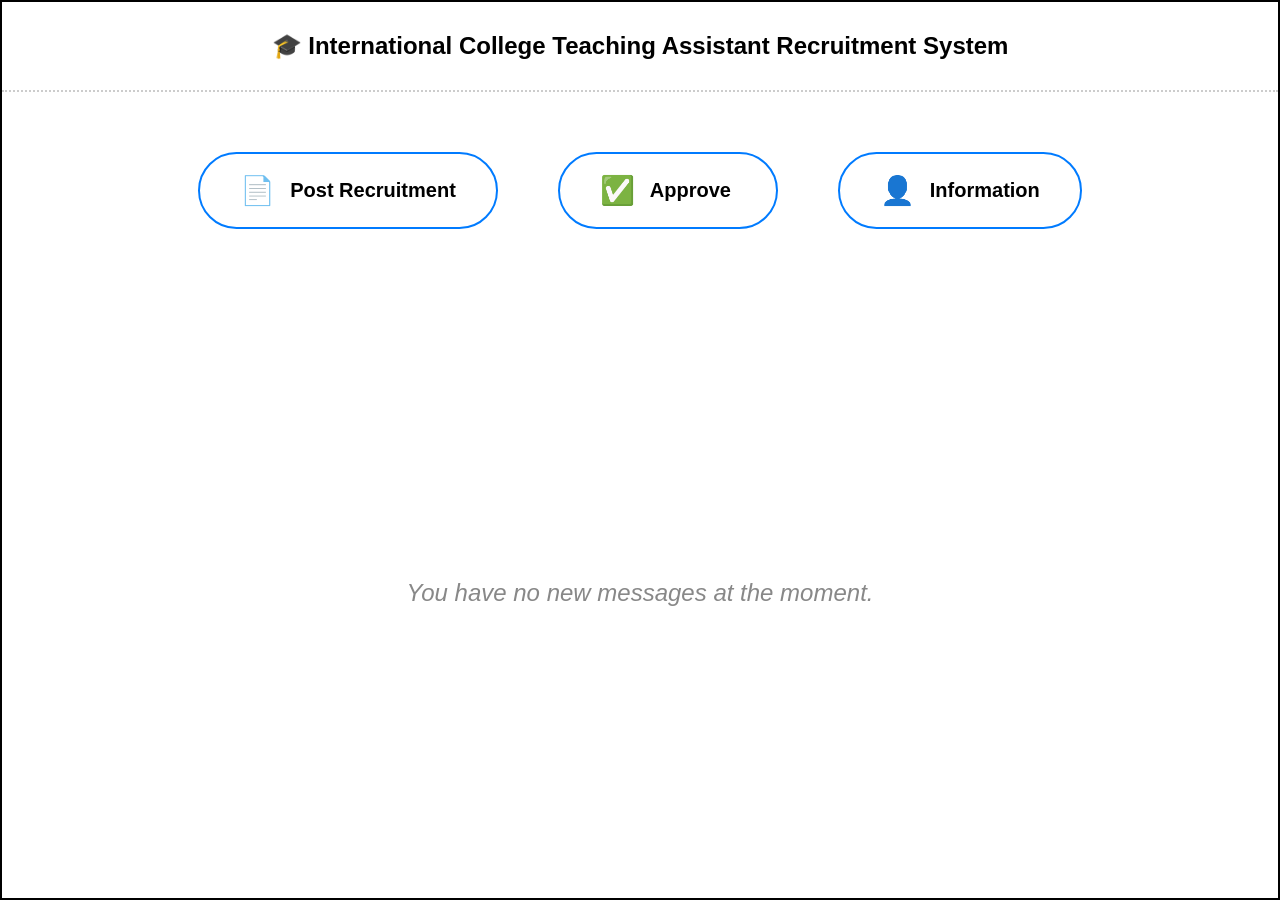
<file: mo/index.html>
<!DOCTYPE html>
<html lang="en">
<head>
  <meta charset="UTF-8">
  <meta name="viewport" content="width=device-width, initial-scale=1.0">
  <title>International College Teaching Assistant Recruitment System</title>
  <style>
    * {
      margin: 0;
      padding: 0;
      box-sizing: border-box;
    }

    body, html {
      height: 100%;
      width: 100%;
      font-family: Arial, sans-serif;
      background-color: white;
    }

    .container {
      width: 100%;
      height: 100vh;
      border: 2px solid #000;
      display: flex;
      flex-direction: column;
    }

    .header {
      text-align: center;
      padding: 30px 0;
      font-size: 24px;
      font-weight: bold;
      border-bottom: 2px dotted #ccc;
      flex-shrink: 0;
    }

    .nav-container {
      display: flex;
      justify-content: center;
      align-items: center;
      gap: 60px;
      padding: 60px 0;
      flex-shrink: 0;
    }

    /* 修改导航项为链接样式 */
    .nav-link {
      text-decoration: none; /* 移除下划线 */
      color: inherit; /* 继承文字颜色 */
      display: block; /* 使链接填满整个区域 */
    }

    .nav-item {
      display: flex;
      align-items: center;
      gap: 15px;
      padding: 20px 40px;
      border: 2px solid #007BFF;
      border-radius: 50px;
      background-color: white;
      font-weight: bold;
      font-size: 20px;
      cursor: pointer;
      transition: all 0.3s;
      min-width: 220px;
    }

    .nav-item:hover {
      background-color: #f0f8ff;
      transform: translateY(-2px);
      box-shadow: 0 4px 8px rgba(0, 0, 0, 0.1);
    }

    .nav-icon {
      font-size: 28px;
    }

    .content-area {
      flex: 1;
      display: flex;
      align-items: center;
      justify-content: center;
      padding: 20px;
    }

    .message-box {
      text-align: center;
      color: #888;
      font-style: italic;
      font-size: 24px;
      max-width: 600px;
      line-height: 1.6;
    }
  </style>
</head>
<body>
<div class="container">
  <div class="header">
    <span>🎓 International College Teaching Assistant Recruitment System</span>
  </div>

  <div class="nav-container">
    <!-- Post Recruitment 按钮 - 点击跳转到 post_recruitment.html -->
    <a href="post.html" class="nav-link">
      <div class="nav-item">
        <span class="nav-icon">📄</span>
        Post Recruitment
      </div>
    </a>

    <!-- Approve 按钮 - 点击跳转到 approve.html -->
    <a href="app.html" class="nav-link">
      <div class="nav-item">
        <span class="nav-icon">✅</span>
        Approve
      </div>
    </a>

    <!-- Information 按钮 - 点击跳转到 profile.html -->
    <a href="pro.html" class="nav-link">
      <div class="nav-item">
        <span class="nav-icon">👤</span>
        Information
      </div>
    </a>
  </div>

  <div class="content-area">
    <div class="message-box">
      You have no new messages at the moment.
    </div>
  </div>
</div>
</body>
</html>
</file>
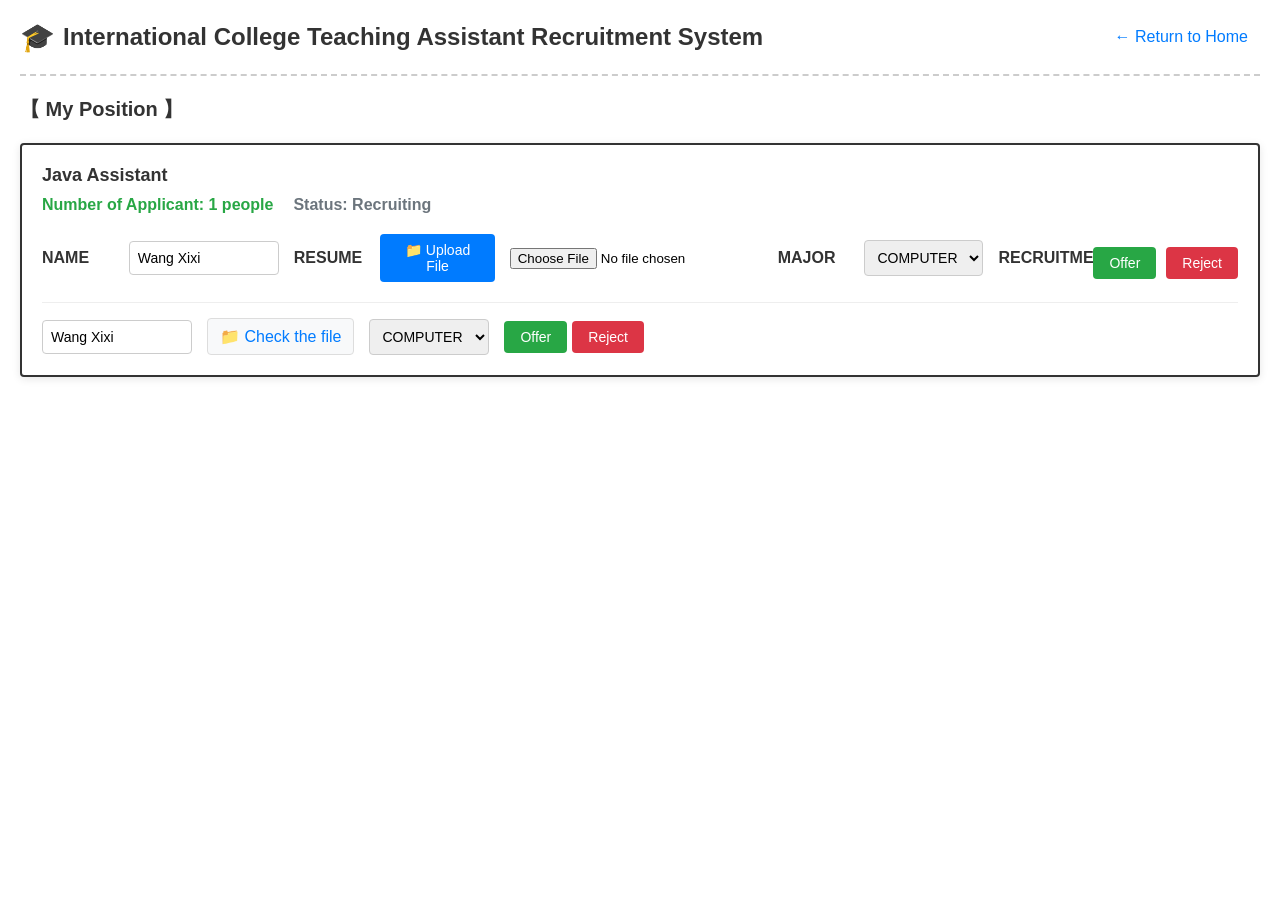
<file: mo/app.html>
<!DOCTYPE html>
<html lang="zh-CN">
<head>
    <meta charset="UTF-8" />
    <meta name="viewport" content="width=device-width, initial-scale=1.0"/>
    <title>International College Teaching Assistant Recruitment System</title>
    <style>
        * {
            margin: 0;
            padding: 0;
            box-sizing: border-box;
            font-family: "Segoe UI", Tahoma, Geneva, Verdana, sans-serif;
        }
        body {
            background-color: #fff;
            padding: 20px;
        }
        /* 头部样式 */
        .header {
            display: flex;
            align-items: center;
            justify-content: space-between;
            padding-bottom: 20px;
            border-bottom: 2px dashed #ccc;
            margin-bottom: 20px;
        }
        .header h1 {
            display: flex;
            align-items: center;
            gap: 8px;
            font-size: 24px;
            color: #333;
        }
        .header h1 .icon {
            font-size: 28px;
            color: #6c757d;
        }
        /* 返回按钮样式 - 修改为可点击 */
        .header .back-btn {
            text-decoration: none;
            color: #007bff;
            font-size: 16px;
            display: flex;
            align-items: center;
            gap: 4px;
            cursor: pointer;
            padding: 8px 12px;
            border-radius: 4px;
            transition: all 0.3s ease;
        }
        .header .back-btn:hover {
            text-decoration: underline;
            background-color: #f0f8ff;
        }
        /* 标题样式 */
        .section-title {
            font-size: 20px;
            font-weight: bold;
            margin-bottom: 20px;
            color: #333;
        }
        /* 职位卡片样式 */
        .position-card {
            border: 2px solid #333;
            border-radius: 4px;
            padding: 20px;
            background-color: #fff;
            box-shadow: 0 2px 8px rgba(0, 0, 0, 0.1);
        }
        .position-card h2 {
            font-size: 18px;
            margin-bottom: 10px;
            color: #333;
        }
        .position-info {
            display: flex;
            gap: 20px;
            margin-bottom: 20px;
            color: #666;
        }
        .position-info .applicant-count {
            color: #28a745; /* 绿色 */
            font-weight: bold;
        }
        .position-info .status {
            color: #6c757d;
            font-weight: bold;
        }
        /* 表单行样式 */
        .form-row {
            display: flex;
            align-items: center;
            gap: 15px;
            margin-bottom: 15px;
        }
        .form-row label {
            font-weight: bold;
            width: 80px;
            color: #333;
        }
        /* 输入框样式 */
        .form-row input[type="text"] {
            padding: 8px;
            border: 1px solid #ccc;
            border-radius: 4px;
            font-size: 14px;
            width: 150px;
            transition: border-color 0.3s ease;
        }
        .form-row input[type="text"]:focus {
            outline: none;
            border-color: #007bff;
            box-shadow: 0 0 5px rgba(0, 123, 255, 0.3);
        }
        /* 文件上传按钮样式 */
        .file-upload-btn {
            padding: 8px 16px;
            background-color: #007bff;
            color: #fff;
            border: none;
            border-radius: 4px;
            cursor: pointer;
            font-size: 14px;
            transition: all 0.3s ease;
        }
        .file-upload-btn:hover {
            background-color: #0056b3;
            transform: scale(1.05);
        }
        /* 下拉框样式 */
        .form-row select {
            padding: 8px;
            border: 1px solid #ccc;
            border-radius: 4px;
            font-size: 14px;
            width: 120px;
            transition: border-color 0.3s ease;
        }
        .form-row select:focus {
            outline: none;
            border-color: #007bff;
        }
        /* 操作按钮组 */
        .action-btns {
            display: flex;
            gap: 10px;
            margin-top: 10px;
        }
        .offer-btn {
            padding: 8px 16px;
            background-color: #28a745;
            color: #fff;
            border: none;
            border-radius: 4px;
            cursor: pointer;
            font-size: 14px;
            transition: all 0.3s ease;
        }
        .offer-btn:hover {
            background-color: #218838;
            transform: scale(1.05);
        }
        .reject-btn {
            padding: 8px 16px;
            background-color: #dc3545;
            color: #fff;
            border: none;
            border-radius: 4px;
            cursor: pointer;
            font-size: 14px;
            transition: all 0.3s ease;
        }
        .reject-btn:hover {
            background-color: #c82333;
            transform: scale(1.05);
        }
        /* 底部重复行（模拟图2的双层表格） */
        .bottom-row {
            display: flex;
            gap: 15px;
            margin-top: 20px;
            border-top: 1px solid #eee;
            padding-top: 15px;
        }
        .bottom-row > div {
            display: flex;
            align-items: center;
            gap: 5px;
        }
        .bottom-row .name-input {
            padding: 8px;
            border: 1px solid #ccc;
            border-radius: 4px;
            font-size: 14px;
            width: 150px;
        }
        /* 文件链接样式 */
        .file-link {
            color: #007bff;
            text-decoration: none;
            display: flex;
            align-items: center;
            gap: 5px;
            padding: 8px 12px;
            border: 1px solid #ddd;
            border-radius: 4px;
            background-color: #f8f9fa;
            cursor: pointer;
            transition: all 0.3s ease;
        }
        .file-link:hover {
            text-decoration: none;
            background-color: #e9ecef;
            border-color: #007bff;
        }
        .bottom-row .major-select {
            padding: 8px;
            border: 1px solid #ccc;
            border-radius: 4px;
            font-size: 14px;
            width: 120px;
        }
        .bottom-row .action-btns {
            margin-top: 0;
        }

        /* 消息提示样式 */
        .message {
            position: fixed;
            top: 20px;
            right: 20px;
            padding: 12px 20px;
            border-radius: 4px;
            color: white;
            font-weight: bold;
            z-index: 1000;
            opacity: 0;
            transform: translateX(100px);
            transition: all 0.3s ease;
        }
        .message.show {
            opacity: 1;
            transform: translateX(0);
        }
        .message.success {
            background-color: #28a745;
        }
        .message.error {
            background-color: #dc3545;
        }
        .message.info {
            background-color: #007bff;
        }
    </style>
</head>
<body>
<!-- 头部区域 -->
<div class="header">
    <h1>
        <span class="icon">🎓</span>
        International College Teaching Assistant Recruitment System
    </h1>
    <!-- 返回按钮 - 修改为可点击 -->
    <a class="back-btn" onclick="returnToHome()">← Return to Home</a>
</div>

<!-- 页面标题 -->
<div class="section-title">【 My Position 】</div>

<!-- 职位卡片 -->
<div class="position-card">
    <h2>Java Assistant</h2>
    <div class="position-info">
        <span class="applicant-count">Number of Applicant: 1 people</span>
        <span class="status">Status: Recruiting</span>
    </div>

    <!-- 第一行：标签 + 输入控件 -->
    <div class="form-row">
        <label>NAME</label>
        <input type="text" id="name-input" value="Wang Xixi" />

        <label>RESUME</label>
        <button class="file-upload-btn" onclick="document.getElementById('resume-upload').click()">
            📁 Upload File
        </button>
        <input type="file" id="resume-upload" accept=".pdf,.doc,.docx" />

        <label>MAJOR</label>
        <select id="major-select">
            <option>COMPUTER</option>
            <option>MATH</option>
            <option>ENGLISH</option>
        </select>

        <label>RECRUITMENT</label>
        <div class="action-btns">
            <button class="offer-btn" onclick="handleOffer('Wang Xixi')">Offer</button>
            <button class="reject-btn" onclick="handleReject('Wang Xixi')">Reject</button>
        </div>
    </div>

    <!-- 第二行：重复的输入控件（模拟图2的双层结构） -->
    <div class="bottom-row">
        <div>
            <input type="text" class="name-input" value="Wang Xixi" />
        </div>
        <div>
            <a href="#" class="file-link" onclick="viewResume()">📁 Check the file</a>
        </div>
        <div>
            <select class="major-select">
                <option>COMPUTER</option>
                <option>MATH</option>
                <option>ENGLISH</option>
            </select>
        </div>
        <div class="action-btns">
            <button class="offer-btn" onclick="handleOffer('Applicant 2')">Offer</button>
            <button class="reject-btn" onclick="handleReject('Applicant 2')">Reject</button>
        </div>
    </div>
</div>

<!-- 消息提示容器 -->
<div id="message" class="message"></div>

<script>
    // 返回主页函数
    function returnToHome() {
        if (confirm("Return to home page? Any unsaved changes will be lost.")) {
            window.location.href = "index.html"; // 跳转到主页
        }
    }

    // 处理Offer按钮点击
    function handleOffer(applicantName) {
        if (confirm(`Send offer to ${applicantName}?`)) {
            // 这里可以添加发送Offer的逻辑，比如调用API
            console.log(`Sending offer to ${applicantName}...`);

            // 显示成功消息
            showMessage(`Offer sent to ${applicantName} successfully!`, 'success');

            // 更新状态
            updateApplicantStatus(applicantName, 'Offered');

            // 可选：跳转回主页
            // setTimeout(() => {
            //     window.location.href = "index.html";
            // }, 1500);
        }
    }

    // 处理Reject按钮点击
    function handleReject(applicantName) {
        if (confirm(`Reject ${applicantName}'s application?`)) {
            // 这里可以添加拒绝申请的逻辑
            console.log(`Rejecting application from ${applicantName}...`);

            // 显示消息
            showMessage(`Application from ${applicantName} has been rejected.`, 'error');

            // 更新状态
            updateApplicantStatus(applicantName, 'Rejected');
        }
    }

    // 查看简历文件
    function viewResume() {
        // 这里可以添加查看简历的逻辑
        // 比如打开PDF预览窗口或下载文件
        const fileName = "Wang_Xixi_Resume.pdf"; // 示例文件名
        alert(`Opening resume file: ${fileName}\n\nIn a real application, this would open the PDF file.`);

        // 实际应用中可能这样实现：
        // window.open('path/to/resume.pdf', '_blank');

        // 显示消息
        showMessage(`Opening resume file...`, 'info');
    }

    // 文件上传处理
    document.getElementById('resume-upload').addEventListener('change', function(e) {
        const file = e.target.files[0];
        if (file) {
            // 验证文件类型
            const allowedTypes = ['application/pdf', 'application/msword',
                'application/vnd.openxmlformats-officedocument.wordprocessingml.document'];
            if (!allowedTypes.includes(file.type)) {
                showMessage('Please upload PDF or Word documents only.', 'error');
                e.target.value = ''; // 清空选择
                return;
            }

            // 验证文件大小（最大5MB）
            if (file.size > 5 * 1024 * 1024) {
                showMessage('File size should be less than 5MB.', 'error');
                e.target.value = '';
                return;
            }

            // 更新按钮文本
            document.querySelector('.file-upload-btn').textContent = `📁 ${file.name}`;

            // 显示成功消息
            showMessage(`File "${file.name}" uploaded successfully!`, 'success');

            // 这里可以添加上传到服务器的逻辑
            // uploadResumeToServer(file);
        }
    });

    // 更新申请人状态
    function updateApplicantStatus(applicantName, status) {
        // 这里可以更新页面上的状态显示
        console.log(`Updating ${applicantName} status to: ${status}`);

        // 实际应用中，这里会更新DOM或发送到服务器
        // 例如：更新申请人列表或计数器

        // 更新申请人计数器
        updateApplicantCount();
    }

    // 更新申请人计数器
    function updateApplicantCount() {
        // 这里可以更新申请人数量的显示
        const countElement = document.querySelector('.applicant-count');
        // 实际应用中应该从服务器获取实时数据
        // 这里只是示例
        console.log("Updating applicant count...");
    }

    // 显示消息函数
    function showMessage(text, type = 'info') {
        const messageDiv = document.getElementById('message');
        messageDiv.textContent = text;
        messageDiv.className = `message ${type} show`;

        // 3秒后自动隐藏
        setTimeout(() => {
            messageDiv.classList.remove('show');
        }, 3000);
    }

    // 键盘快捷键
    document.addEventListener('keydown', function(event) {
        // 按 Esc 键返回首页
        if (event.key === 'Escape') {
            returnToHome();
        }

        // 按 F5 刷新页面
        if (event.key === 'F5') {
            event.preventDefault(); // 阻止默认刷新
            if (confirm("Refresh page? Any unsaved changes will be lost.")) {
                location.reload();
            }
        }
    });

    // 页面加载时初始化
    document.addEventListener('DOMContentLoaded', function() {
        console.log("Approval page loaded");

        // 从本地存储加载数据（如果有）
        loadSavedData();

        // 添加表单输入监听
        document.querySelectorAll('input, select').forEach(element => {
            element.addEventListener('change', function() {
                saveFormData();
            });
        });
    });

    // 保存表单数据到本地存储
    function saveFormData() {
        const formData = {
            name: document.getElementById('name-input').value,
            major: document.getElementById('major-select').value
        };

        localStorage.setItem('approvalFormData', JSON.stringify(formData));
        console.log("Form data saved to localStorage");
    }

    // 从本地存储加载数据
    function loadSavedData() {
        const savedData = localStorage.getItem('approvalFormData');
        if (savedData) {
            try {
                const data = JSON.parse(savedData);
                if (data.name) {
                    document.getElementById('name-input').value = data.name;
                }
                if (data.major) {
                    document.getElementById('major-select').value = data.major;
                }
                console.log("Form data loaded from localStorage");
            } catch (e) {
                console.error("Error loading form data:", e);
            }
        }
    }

    // 添加上传到服务器的函数（示例）
    function uploadResumeToServer(file) {
        // 实际应用中这里会使用FormData和fetch API
        const formData = new FormData();
        formData.append('resume', file);

        // 示例：模拟上传
        showMessage("Uploading file to server...", 'info');

        setTimeout(() => {
            // 模拟上传成功
            showMessage("File uploaded to server successfully!", 'success');
        }, 1500);
    }
</script>
</body>
</html>
</file>
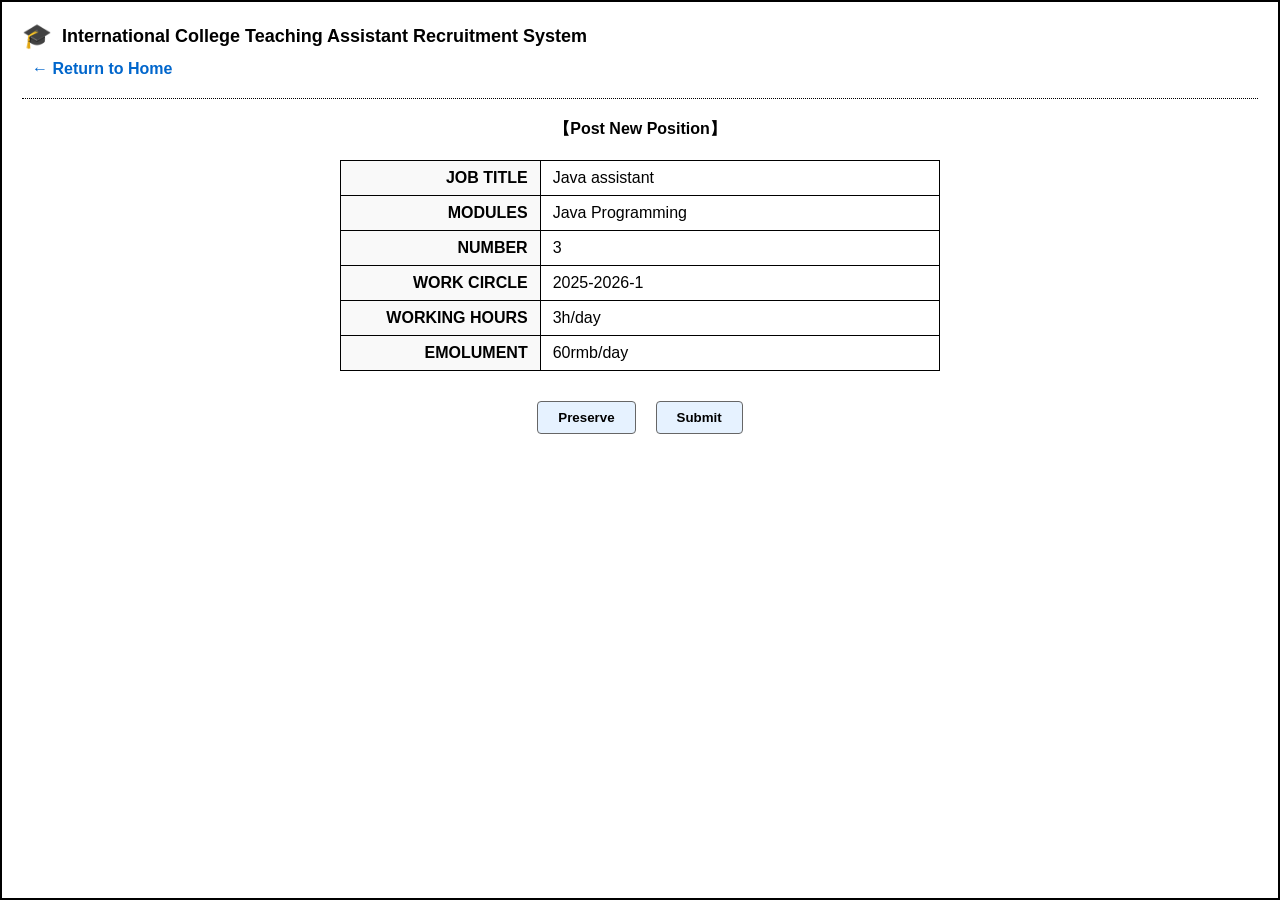
<file: mo/post.html>
<!DOCTYPE html>
<html lang="en">
<head>
    <meta charset="UTF-8">
    <meta name="viewport" content="width=device-width, initial-scale=1.0">
    <title>International College Teaching Assistant Recruitment System</title>

    <!-- ============ CSS STYLE 开始 ============ -->
    <style>
        /* 重置样式 */
        * {
            margin: 0;
            padding: 0;
            box-sizing: border-box;
        }

        /* 整体布局 */
        body, html {
            height: 100%;
            width: 100%;
            font-family: Arial, sans-serif;
            background-color: white;
        }

        /* 主容器 */
        .container {
            width: 100vw;
            height: 100vh;
            border: 2px solid #000;
            display: flex;
            flex-direction: column;
            padding: 20px;
        }

        /* 头部区域 */
        .top-header {
            display: flex;
            align-items: center;
            margin-bottom: 10px;
        }

        .system-icon {
            font-size: 24px;
            margin-right: 10px;
        }

        .system-title {
            font-size: 18px;
            font-weight: bold;
        }

        /* 返回链接 */
        .back-home {
            margin-left: 10px;
            margin-bottom: 10px;
        }

        .back-home a {
            color: #0066cc;
            text-decoration: none;
            font-weight: bold;
        }

        .back-home a:hover {
            text-decoration: underline;
        }

        /* 虚线分隔线 */
        .dotted-line {
            border-top: 1px dotted #000;
            margin: 10px 0 20px 0;
        }

        /* 表单标题 */
        .form-header {
            text-align: center;
            font-weight: bold;
            font-size: 16px;
            margin-bottom: 20px;
        }

        /* 表格样式 */
        .data-table {
            width: 600px;
            margin: 0 auto;
            border-collapse: collapse;
        }

        .data-table td {
            border: 1px solid #000;
            padding: 8px 12px;
        }

        /* 左侧列 - 字段名 */
        .data-table td:first-child {
            font-weight: bold;
            width: 150px;
            text-align: right;
            background-color: #f9f9f9;
        }

        /* 右侧列 - 值 */
        .data-table td:last-child {
            width: 300px;
            text-align: left;
        }

        /* 按钮容器 */
        .form-buttons {
            display: flex;
            justify-content: center;
            gap: 20px;
            margin-top: 30px;
        }

        /* 按钮样式 */
        .form-button {
            padding: 8px 20px;
            background-color: #e6f2ff;
            border: 1px solid #666;
            cursor: pointer;
            font-weight: bold;
            border-radius: 4px;
        }

        .form-button:hover {
            background-color: #cce5ff;
        }
    </style>
    <!-- ============ CSS STYLE 结束 ============ -->
</head>
<body>
<div class="container">
    <!-- 系统标题 -->
    <div class="top-header">
        <span class="system-icon">🎓</span>
        <span class="system-title">International College Teaching Assistant Recruitment System</span>
    </div>

    <!-- 返回首页链接 -->
    <div class="back-home">
        <a href="index.html">← Return to Home</a>
    </div>

    <!-- 虚线分隔 -->
    <div class="dotted-line"></div>

    <!-- 表单标题 -->
    <div class="form-header">【Post New Position】</div>

    <!-- 数据表格 -->
    <table class="data-table">
        <tr>
            <td>JOB TITLE</td>
            <td>Java assistant</td>
        </tr>
        <tr>
            <td>MODULES</td>
            <td>Java Programming</td>
        </tr>
        <tr>
            <td>NUMBER</td>
            <td>3</td>
        </tr>
        <tr>
            <td>WORK CIRCLE</td>
            <td>2025-2026-1</td>
        </tr>
        <tr>
            <td>WORKING HOURS</td>
            <td>3h/day</td>
        </tr>
        <tr>
            <td>EMOLUMENT</td>
            <td>60rmb/day</td>
        </tr>
    </table>

    <!-- 操作按钮 -->
    <div class="form-buttons">
        <!-- Preserve 按钮 - 点击后返回到主页 -->
        <button class="form-button" onclick="goToHomePage()">Preserve</button>
        <!-- Submit 按钮 - 点击后提交并跳转 -->
        <button class="form-button" onclick="submitForm()">Submit</button>
    </div>
</div>

<!-- ============ JavaScript 开始 ============ -->
<script>
    // 跳转到主页面的函数
    function goToHomePage() {
        // 这里可以添加保存数据的逻辑
        console.log("保存表单数据...");

        // 跳转到主页
        window.location.href = "index.html";
    }

    // 提交表单的函数
    function submitForm() {
        // 1. 这里可以添加表单验证逻辑
        if (!validateForm()) {
            alert("请填写完整的表单信息！");
            return;
        }

        // 2. 这里可以添加提交数据的逻辑
        console.log("提交表单数据...");

        // 3. 显示成功消息
        alert("职位发布成功！");

        // 4. 跳转回主页面
        window.location.href = "index.html";
    }

    // 表单验证函数（示例）
    function validateForm() {
        // 这里可以添加具体的验证逻辑
        // 比如检查必填字段是否为空

        // 示例验证：检查JOB TITLE是否为空
        const jobTitle = "Java assistant"; // 这里应该是从表单获取的实际值

        if (!jobTitle || jobTitle.trim() === "") {
            alert("职位标题不能为空！");
            return false;
        }

        return true; // 验证通过
    }

    // 可选：添加键盘快捷键支持
    document.addEventListener('keydown', function(event) {
        // 按 Esc 键返回首页
        if (event.key === 'Escape') {
            goToHomePage();
        }

        // 按 Ctrl+Enter 提交
        if (event.ctrlKey && event.key === 'Enter') {
            submitForm();
        }
    });
</script>
<!-- ============ JavaScript 结束 ============ -->
</body>
</html>
</file>
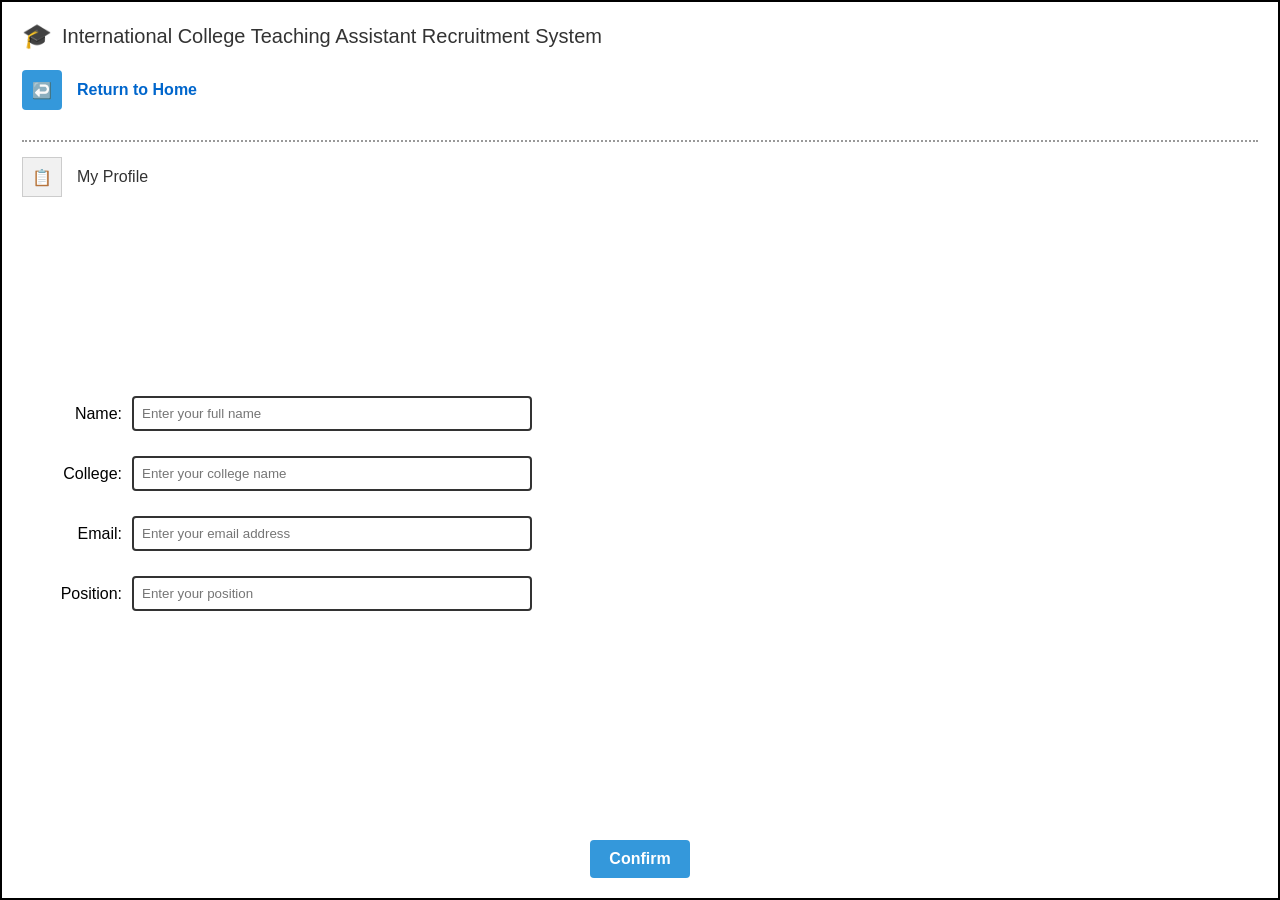
<file: mo/pro.html>
<!DOCTYPE html>
<html lang="en">
<head>
    <meta charset="UTF-8">
    <meta name="viewport" content="width=device-width, initial-scale=1.0">
    <title>International College Teaching Assistant Recruitment System</title>
    <style>
        * {
            margin: 0;
            padding: 0;
            box-sizing: border-box;
        }

        body {
            font-family: Arial, sans-serif;
            height: 100vh;
            background-color: #f5f5f5;
            display: flex;
            flex-direction: column;
        }

        .container {
            flex: 1;
            width: 100%;
            background-color: white;
            border: 2px solid #000;
            box-shadow: 0 0 10px rgba(0, 0, 0, 0.1);
            padding: 20px;
            position: relative;
            display: flex;
            flex-direction: column;
        }

        .header {
            display: flex;
            align-items: center;
            margin-bottom: 20px;
        }

        .logo {
            margin-right: 10px;
            font-size: 24px;
        }

        h1 {
            font-size: 20px;
            font-weight: normal;
            margin: 0;
            color: #333;
        }

        .nav-item {
            display: flex;
            align-items: center;
            margin-bottom: 15px;
        }

        .nav-icon {
            width: 40px;
            height: 40px;
            margin-right: 15px;
            display: flex;
            justify-content: center;
            align-items: center;
        }

        /* 返回按钮样式 - 修改为可点击 */
        .return-icon {
            background-color: #3498db;
            color: white;
            border-radius: 4px;
            cursor: pointer;
            transition: all 0.3s ease;
        }

        .return-icon:hover {
            background-color: #2980b9;
            transform: scale(1.05);
        }

        /* 个人信息图标样式 */
        .profile-icon {
            background-color: #f1f1f1;
            border: 1px solid #ccc;
            color: #666;
        }

        .nav-text {
            font-size: 16px;
            color: #333;
        }

        /* 返回链接文本样式 */
        .return-text {
            color: #0066cc;
            cursor: pointer;
            font-weight: bold;
        }

        .return-text:hover {
            text-decoration: underline;
        }

        .divider {
            border-top: 2px dotted #999;
            margin: 15px 0;
            width: 100%;
        }

        .form-group {
            margin-bottom: 25px;
            display: flex;
            align-items: center;
        }

        label {
            display: inline-block;
            width: 100px;
            text-align: right;
            margin-right: 10px;
            vertical-align: middle;
        }

        input[type="text"] {
            width: 400px;
            padding: 8px;
            border: 2px solid #333;
            box-sizing: border-box;
            border-radius: 4px;
            transition: border-color 0.3s ease;
        }

        input[type="text"]:focus {
            outline: none;
            border-color: #3498db;
            box-shadow: 0 0 5px rgba(52, 152, 219, 0.3);
        }

        .form-section {
            flex: 1;
            display: flex;
            flex-direction: column;
            justify-content: center;
        }

        /* 确认按钮样式 - 修改为可点击 */
        .confirm-btn {
            display: block;
            width: 100px;
            padding: 10px;
            background-color: #3498db;
            color: white;
            border: none;
            border-radius: 4px;
            text-align: center;
            margin: 20px auto 0;
            cursor: pointer;
            font-weight: bold;
            transition: all 0.3s ease;
        }

        .confirm-btn:hover {
            background-color: #2980b9;
            transform: scale(1.05);
        }

        /* 响应式设计 */
        @media (max-width: 768px) {
            .container {
                padding: 15px;
            }

            input[type="text"] {
                width: 300px;
            }

            h1 {
                font-size: 18px;
            }
        }

        @media (max-width: 576px) {
            .header {
                flex-direction: column;
                align-items: flex-start;
            }

            .logo {
                margin-bottom: 10px;
            }

            .form-group {
                flex-direction: column;
                align-items: flex-start;
            }

            label {
                text-align: left;
                margin-bottom: 5px;
                width: auto;
            }

            input[type="text"] {
                width: 100%;
            }
        }
    </style>
</head>
<body>
<div class="container">
    <div class="header">
        <div class="logo">🎓</div>
        <h1>International College Teaching Assistant Recruitment System</h1>
    </div>

    <!-- 返回首页区域 - 点击整个区域都可以返回 -->
    <div class="nav-item" onclick="returnToHome()" style="cursor: pointer;">
        <div class="nav-icon return-icon">↩️</div>
        <span class="nav-text return-text">Return to Home</span>
    </div>

    <div class="divider"></div>

    <div class="nav-item">
        <div class="nav-icon profile-icon">📋</div>
        <span class="nav-text">My Profile</span>
    </div>

    <div class="form-section">
        <div class="form-group">
            <label for="name">Name:</label>
            <input type="text" id="name" name="name" placeholder="Enter your full name">
        </div>

        <div class="form-group">
            <label for="college">College:</label>
            <input type="text" id="college" name="college" placeholder="Enter your college name">
        </div>

        <div class="form-group">
            <label for="email">Email:</label>
            <input type="text" id="email" name="email" placeholder="Enter your email address">
        </div>

        <div class="form-group">
            <label for="position">Position:</label>
            <input type="text" id="position" name="position" placeholder="Enter your position">
        </div>
    </div>

    <!-- 确认按钮 - 点击后保存并返回 -->
    <div class="confirm-btn" onclick="submitProfile()">Confirm</div>
</div>

<script>
    // 返回主页函数
    function returnToHome() {
        // 这里可以添加提示，询问是否保存
        if (confirm("Return to home page? Any unsaved changes will be lost.")) {
            window.location.href = "index.html";
        }
    }

    // 提交表单函数
    function submitProfile() {
        const name = document.getElementById('name').value;
        const college = document.getElementById('college').value;
        const email = document.getElementById('email').value;
        const position = document.getElementById('position').value;

        // 验证表单
        if (name && college && email && position) {
            // 验证邮箱格式
            if (!isValidEmail(email)) {
                alert("Please enter a valid email address!");
                return;
            }

            // 保存数据到本地存储（在实际应用中应该发送到服务器）
            saveProfileToLocalStorage();

            // 显示成功消息
            alert('Profile updated successfully!');

            // 返回主页
            window.location.href = "index.html";
        } else {
            alert('Please fill in all fields before submitting.');
        }
    }

    // 保存到本地存储（可选功能）
    function saveProfileToLocalStorage() {
        const profileData = {
            name: document.getElementById('name').value,
            college: document.getElementById('college').value,
            email: document.getElementById('email').value,
            position: document.getElementById('position').value,
            lastUpdated: new Date().toISOString()
        };

        // 保存到浏览器本地存储
        localStorage.setItem('userProfile', JSON.stringify(profileData));
        console.log("Profile saved to localStorage:", profileData);
    }

    // 从本地存储加载数据（页面加载时）
    function loadProfileFromLocalStorage() {
        const savedProfile = localStorage.getItem('userProfile');
        if (savedProfile) {
            try {
                const profile = JSON.parse(savedProfile);
                document.getElementById('name').value = profile.name || '';
                document.getElementById('college').value = profile.college || '';
                document.getElementById('email').value = profile.email || '';
                document.getElementById('position').value = profile.position || '';
                console.log("Profile loaded from localStorage");
            } catch (e) {
                console.error("Error loading profile:", e);
            }
        }
    }

    // 邮箱验证函数
    function isValidEmail(email) {
        const emailRegex = /^[^\s@]+@[^\s@]+\.[^\s@]+$/;
        return emailRegex.test(email);
    }

    // 键盘快捷键
    document.addEventListener('keydown', function(event) {
        // 按 Esc 键返回首页
        if (event.key === 'Escape') {
            returnToHome();
        }

        // 按 Ctrl+Enter 提交表单
        if (event.ctrlKey && event.key === 'Enter') {
            submitProfile();
        }
    });

    // 表单输入监听 - 自动保存草稿
    let saveTimer;
    document.querySelectorAll('input[type="text"]').forEach(input => {
        input.addEventListener('input', function() {
            clearTimeout(saveTimer);
            saveTimer = setTimeout(function() {
                const name = document.getElementById('name').value;
                const college = document.getElementById('college').value;
                const email = document.getElementById('email').value;
                const position = document.getElementById('position').value;

                if (name || college || email || position) {
                    const draftData = { name, college, email, position };
                    localStorage.setItem('profileDraft', JSON.stringify(draftData));
                    console.log("Draft auto-saved");
                }
            }, 1000); // 1秒后自动保存
        });
    });

    // 页面加载时执行
    document.addEventListener('DOMContentLoaded', function() {
        // 加载之前保存的个人信息
        loadProfileFromLocalStorage();

        // 可以设置一些示例数据（用于测试）
        // 如果需要，取消下面的注释
        /*
        if (!localStorage.getItem('userProfile')) {
            document.getElementById('name').value = "Zhang San";
            document.getElementById('college').value = "International College";
            document.getElementById('email').value = "zhangsan@example.com";
            document.getElementById('position').value = "Teaching Assistant";
        }
        */
    });
</script>
</body>
</html>
</file>
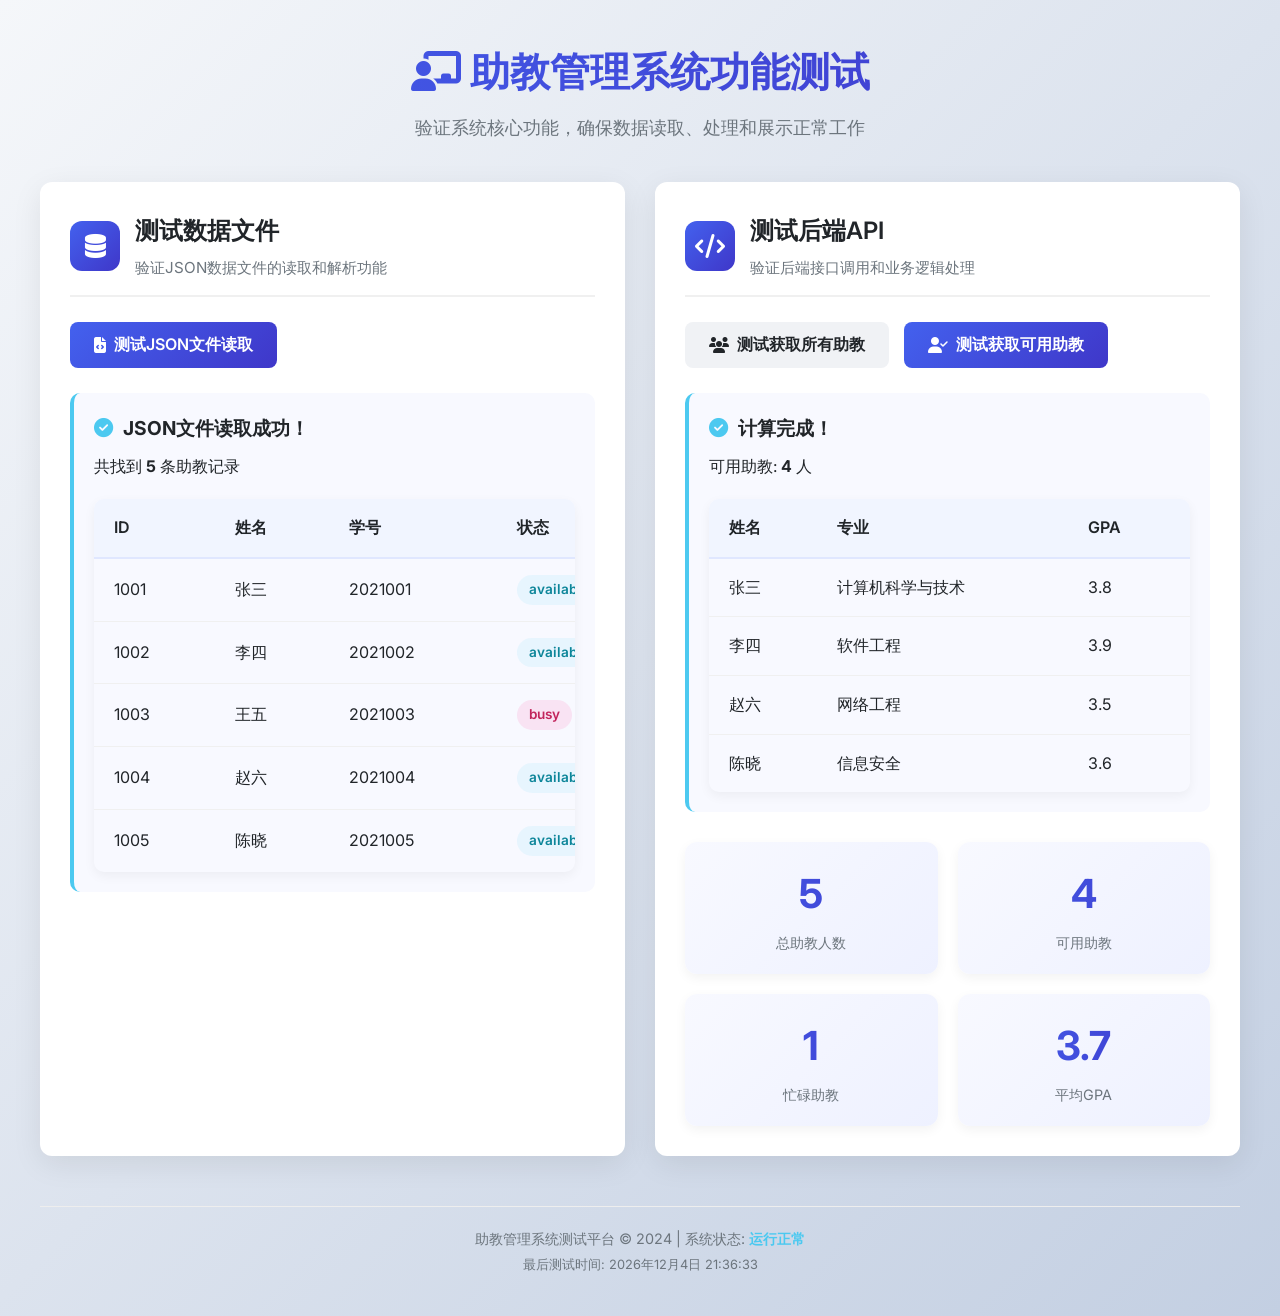
<file: Admin_module/web/teatoptimise.html>
<!DOCTYPE html>
<html lang="zh-CN">
<head>
    <meta charset="UTF-8">
    <meta name="viewport" content="width=device-width, initial-scale=1.0">
    <title>助教管理系统 - 功能测试</title>
    <!-- 使用Font Awesome图标 -->
    <link rel="stylesheet" href="https://cdnjs.cloudflare.com/ajax/libs/font-awesome/6.4.0/css/all.min.css">
    <!-- 使用Google字体 -->
    <link href="https://fonts.googleapis.com/css2?family=Inter:wght@300;400;500;600;700&display=swap" rel="stylesheet">
    <style>
        * {
            margin: 0;
            padding: 0;
            box-sizing: border-box;
        }

        :root {
            --primary-color: #4361ee;
            --secondary-color: #3f37c9;
            --success-color: #4cc9f0;
            --warning-color: #f72585;
            --light-color: #f8f9fa;
            --dark-color: #212529;
            --gray-color: #6c757d;
            --card-bg: #ffffff;
            --shadow: 0 8px 30px rgba(0, 0, 0, 0.08);
            --border-radius: 12px;
            --transition: all 0.3s ease;
        }

        body {
            font-family: 'Inter', sans-serif;
            background: linear-gradient(135deg, #f5f7fa 0%, #c3cfe2 100%);
            color: var(--dark-color);
            line-height: 1.6;
            min-height: 100vh;
            padding: 20px;
        }

        .container {
            max-width: 1200px;
            margin: 0 auto;
        }

        /* 头部样式 */
        .header {
            text-align: center;
            margin-bottom: 40px;
            padding-top: 20px;
        }

        .header h1 {
            font-size: 2.5rem;
            font-weight: 700;
            background: linear-gradient(90deg, var(--primary-color), var(--secondary-color));
            -webkit-background-clip: text;
            -webkit-text-fill-color: transparent;
            margin-bottom: 10px;
        }

        .header p {
            color: var(--gray-color);
            font-size: 1.1rem;
            max-width: 600px;
            margin: 0 auto;
        }

        /* 卡片布局 */
        .dashboard {
            display: grid;
            grid-template-columns: repeat(auto-fit, minmax(550px, 1fr));
            gap: 30px;
            margin-bottom: 40px;
        }

        @media (max-width: 1200px) {
            .dashboard {
                grid-template-columns: 1fr;
            }
        }

        .card {
            background-color: var(--card-bg);
            border-radius: var(--border-radius);
            box-shadow: var(--shadow);
            padding: 30px;
            transition: var(--transition);
        }

        .card:hover {
            transform: translateY(-5px);
            box-shadow: 0 15px 40px rgba(0, 0, 0, 0.12);
        }

        .card-header {
            display: flex;
            align-items: center;
            margin-bottom: 25px;
            padding-bottom: 15px;
            border-bottom: 2px solid #f0f0f0;
        }

        .card-icon {
            width: 50px;
            height: 50px;
            background: linear-gradient(135deg, var(--primary-color), var(--secondary-color));
            border-radius: 12px;
            display: flex;
            align-items: center;
            justify-content: center;
            margin-right: 15px;
        }

        .card-icon i {
            font-size: 1.5rem;
            color: white;
        }

        .card-title {
            font-size: 1.5rem;
            font-weight: 600;
            color: var(--dark-color);
        }

        .card-subtitle {
            color: var(--gray-color);
            font-size: 0.95rem;
            margin-top: 5px;
        }

        /* 按钮样式 */
        .btn-group {
            display: flex;
            flex-wrap: wrap;
            gap: 15px;
            margin-bottom: 25px;
        }

        .btn {
            padding: 12px 24px;
            border: none;
            border-radius: 8px;
            font-family: 'Inter', sans-serif;
            font-weight: 600;
            font-size: 1rem;
            cursor: pointer;
            transition: var(--transition);
            display: inline-flex;
            align-items: center;
            justify-content: center;
            gap: 8px;
        }

        .btn-primary {
            background: linear-gradient(135deg, var(--primary-color), var(--secondary-color));
            color: white;
        }

        .btn-primary:hover {
            transform: translateY(-3px);
            box-shadow: 0 7px 20px rgba(67, 97, 238, 0.3);
        }

        .btn-secondary {
            background-color: #f0f2f5;
            color: var(--dark-color);
        }

        .btn-secondary:hover {
            background-color: #e4e6e9;
        }

        /* 结果区域样式 */
        .result {
            background-color: #f8f9ff;
            border-radius: 10px;
            padding: 20px;
            margin-top: 20px;
            border-left: 4px solid var(--primary-color);
        }

        .result.success {
            border-left-color: #4cc9f0;
        }

        .result.error {
            border-left-color: #f72585;
        }

        .result h3 {
            font-size: 1.2rem;
            margin-bottom: 10px;
            color: var(--dark-color);
            display: flex;
            align-items: center;
            gap: 10px;
        }

        .result h3 i {
            color: #4cc9f0;
        }

        /* 表格样式 */
        .table-container {
            overflow-x: auto;
            margin-top: 20px;
            border-radius: 10px;
            box-shadow: 0 4px 12px rgba(0, 0, 0, 0.05);
        }

        table {
            width: 100%;
            border-collapse: collapse;
            min-width: 600px;
        }

        th {
            background-color: #f1f5ff;
            padding: 16px 20px;
            text-align: left;
            font-weight: 600;
            color: var(--dark-color);
            border-bottom: 2px solid #e0e7ff;
        }

        td {
            padding: 16px 20px;
            border-bottom: 1px solid #f0f0f0;
        }

        tr:hover {
            background-color: #f8faff;
        }

        tr:last-child td {
            border-bottom: none;
        }

        /* 徽章样式 */
        .badge {
            display: inline-block;
            padding: 4px 12px;
            border-radius: 20px;
            font-size: 0.85rem;
            font-weight: 600;
        }

        .badge-available {
            background-color: rgba(76, 201, 240, 0.1);
            color: #0c8599;
        }

        .badge-busy {
            background-color: rgba(247, 37, 133, 0.1);
            color: #c2255c;
        }

        /* 统计卡片 */
        .stats {
            display: grid;
            grid-template-columns: repeat(auto-fit, minmax(200px, 1fr));
            gap: 20px;
            margin-top: 30px;
        }

        .stat-card {
            background: linear-gradient(135deg, #f8f9ff, #eef1ff);
            border-radius: 12px;
            padding: 20px;
            text-align: center;
            box-shadow: 0 4px 12px rgba(0, 0, 0, 0.05);
        }

        .stat-number {
            font-size: 2.5rem;
            font-weight: 700;
            background: linear-gradient(90deg, var(--primary-color), var(--secondary-color));
            -webkit-background-clip: text;
            -webkit-text-fill-color: transparent;
            margin-bottom: 5px;
        }

        .stat-label {
            color: var(--gray-color);
            font-size: 0.9rem;
        }

        /* 页脚 */
        .footer {
            text-align: center;
            margin-top: 50px;
            padding: 20px;
            color: var(--gray-color);
            font-size: 0.9rem;
            border-top: 1px solid #eee;
        }

        /* 加载动画 */
        .loading {
            display: inline-block;
            width: 20px;
            height: 20px;
            border: 3px solid rgba(255, 255, 255, 0.3);
            border-radius: 50%;
            border-top-color: #fff;
            animation: spin 1s ease-in-out infinite;
        }

        @keyframes spin {
            to { transform: rotate(360deg); }
        }
    </style>
</head>
<body>
    <div class="container">
        <!-- 头部 -->
        <div class="header">
            <h1><i class="fas fa-chalkboard-teacher"></i> 助教管理系统功能测试</h1>
            <p>验证系统核心功能，确保数据读取、处理和展示正常工作</p>
        </div>

        <div class="dashboard">
            <!-- 左侧卡片：测试数据文件 -->
            <div class="card">
                <div class="card-header">
                    <div class="card-icon">
                        <i class="fas fa-database"></i>
                    </div>
                    <div>
                        <h2 class="card-title">测试数据文件</h2>
                        <p class="card-subtitle">验证JSON数据文件的读取和解析功能</p>
                    </div>
                </div>

                <div class="btn-group">
                    <button class="btn btn-primary" onclick="testJSONFile()">
                        <i class="fas fa-file-code"></i> 测试JSON文件读取
                    </button>
                </div>

                <div id="jsonResult" class="result success">
                    <h3><i class="fas fa-check-circle"></i> JSON文件读取成功！</h3>
                    <p>共找到 <strong>5</strong> 条助教记录</p>
                    
                    <div class="table-container">
                        <table>
                            <thead>
                                <tr>
                                    <th>ID</th>
                                    <th>姓名</th>
                                    <th>学号</th>
                                    <th>状态</th>
                                </tr>
                            </thead>
                            <tbody id="jsonTableBody">
                                <tr>
                                    <td>1001</td>
                                    <td>张三</td>
                                    <td>2021001</td>
                                    <td><span class="badge badge-available">available</span></td>
                                </tr>
                                <tr>
                                    <td>1002</td>
                                    <td>李四</td>
                                    <td>2021002</td>
                                    <td><span class="badge badge-available">available</span></td>
                                </tr>
                                <tr>
                                    <td>1003</td>
                                    <td>王五</td>
                                    <td>2021003</td>
                                    <td><span class="badge badge-busy">busy</span></td>
                                </tr>
                                <tr>
                                    <td>1004</td>
                                    <td>赵六</td>
                                    <td>2021004</td>
                                    <td><span class="badge badge-available">available</span></td>
                                </tr>
                                <tr>
                                    <td>1005</td>
                                    <td>陈晓</td>
                                    <td>2021005</td>
                                    <td><span class="badge badge-available">available</span></td>
                                </tr>
                            </tbody>
                        </table>
                    </div>
                </div>
            </div>

            <!-- 右侧卡片：测试后端API -->
            <div class="card">
                <div class="card-header">
                    <div class="card-icon">
                        <i class="fas fa-code"></i>
                    </div>
                    <div>
                        <h2 class="card-title">测试后端API</h2>
                        <p class="card-subtitle">验证后端接口调用和业务逻辑处理</p>
                    </div>
                </div>

                <div class="btn-group">
                    <button class="btn btn-secondary" onclick="testGetAllTAs()">
                        <i class="fas fa-users"></i> 测试获取所有助教
                    </button>
                    <button class="btn btn-primary" onclick="testGetAvailableTAs()">
                        <i class="fas fa-user-check"></i> 测试获取可用助教
                    </button>
                </div>

                <div id="apiResult" class="result success">
                    <h3><i class="fas fa-check-circle"></i> 计算完成！</h3>
                    <p>可用助教: <strong>4</strong> 人</p>
                    
                    <div class="table-container">
                        <table>
                            <thead>
                                <tr>
                                    <th>姓名</th>
                                    <th>专业</th>
                                    <th>GPA</th>
                                    <th>工作量</th>
                                </tr>
                            </thead>
                            <tbody id="apiTableBody">
                                <tr>
                                    <td>张三</td>
                                    <td>计算机科学与技术</td>
                                    <td>3.8</td>
                                    <td>10</td>
                                </tr>
                                <tr>
                                    <td>李四</td>
                                    <td>软件工程</td>
                                    <td>3.9</td>
                                    <td>8</td>
                                </tr>
                                <tr>
                                    <td>赵六</td>
                                    <td>网络工程</td>
                                    <td>3.5</td>
                                    <td>5</td>
                                </tr>
                                <tr>
                                    <td>陈晓</td>
                                    <td>信息安全</td>
                                    <td>3.6</td>
                                    <td>12</td>
                                </tr>
                            </tbody>
                        </table>
                    </div>
                </div>

                <!-- 统计卡片 -->
                <div class="stats">
                    <div class="stat-card">
                        <div class="stat-number">5</div>
                        <div class="stat-label">总助教人数</div>
                    </div>
                    <div class="stat-card">
                        <div class="stat-number">4</div>
                        <div class="stat-label">可用助教</div>
                    </div>
                    <div class="stat-card">
                        <div class="stat-number">1</div>
                        <div class="stat-label">忙碌助教</div>
                    </div>
                    <div class="stat-card">
                        <div class="stat-number">3.7</div>
                        <div class="stat-label">平均GPA</div>
                    </div>
                </div>
            </div>
        </div>

        <!-- 页脚 -->
        <div class="footer">
            <p>助教管理系统测试平台 &copy; 2024 | 系统状态: <span style="color: #4cc9f0; font-weight: 600;">运行正常</span></p>
            <p style="margin-top: 5px; font-size: 0.8rem;">最后测试时间: <span id="currentTime"></span></p>
        </div>
    </div>

    <!-- JavaScript部分（功能保持不变，只添加样式交互） -->
    <script>
        // 设置当前时间
        function updateCurrentTime() {
            const now = new Date();
            const options = { 
                year: 'numeric', 
                month: 'long', 
                day: 'numeric',
                hour: '2-digit',
                minute: '2-digit',
                second: '2-digit',
                hour12: false
            };
            document.getElementById('currentTime').textContent = now.toLocaleDateString('zh-CN', options);
        }
        
        // 初始化时间
        updateCurrentTime();
        setInterval(updateCurrentTime, 1000);

        // 1. 测试JSON文件
        async function testJSONFile() {
            const resultDiv = document.getElementById('jsonResult');
            const originalHTML = resultDiv.innerHTML;
            
            // 显示加载状态
            resultDiv.innerHTML = `
                <h3><i class="fas fa-spinner fa-spin"></i> 正在读取JSON文件...</h3>
                <p>请稍候...</p>
            `;
            
            // 添加加载动画到按钮
            const btn = document.querySelector('.btn-primary');
            const originalBtnText = btn.innerHTML;
            btn.innerHTML = '<span class="loading"></span> 读取中...';
            btn.disabled = true;
            
            // 模拟网络延迟
            await new Promise(resolve => setTimeout(resolve, 800));
            
            try {
                const response = await fetch('data/tas.json');
                if (!response.ok) throw new Error('文件未找到');
                
                const data = await response.json();
                
                // 恢复按钮
                btn.innerHTML = originalBtnText;
                btn.disabled = false;
                
                // 成功结果
                resultDiv.innerHTML = `
                    <h3><i class="fas fa-check-circle"></i> JSON文件读取成功！</h3>
                    <p>共找到 <strong>${data.length}</strong> 条助教记录</p>
                    <div class="table-container">
                        <table>
                            <thead>
                                <tr>
                                    <th>ID</th>
                                    <th>姓名</th>
                                    <th>学号</th>
                                    <th>专业</th>
                                    <th>状态</th>
                                </tr>
                            </thead>
                            <tbody>
                                ${data.map(ta => `
                                    <tr>
                                        <td>${ta.id}</td>
                                        <td>${ta.name}</td>
                                        <td>${ta.studentId}</td>
                                        <td>${ta.major}</td>
                                        <td><span class="badge ${ta.status === 'available' ? 'badge-available' : 'badge-busy'}">${ta.status}</span></td>
                                    </tr>
                                `).join('')}
                            </tbody>
                        </table>
                    </div>
                `;
                
                // 保存数据供后续使用
                window.taData = data;
                
                // 添加成功动画
                resultDiv.style.animation = 'none';
                setTimeout(() => {
                    resultDiv.style.animation = 'fadeIn 0.5s ease';
                }, 10);
                
            } catch (error) {
                // 恢复按钮
                btn.innerHTML = originalBtnText;
                btn.disabled = false;
                
                resultDiv.innerHTML = `
                    <h3><i class="fas fa-exclamation-circle"></i> 读取失败</h3>
                    <p>错误信息: ${error.message}</p>
                `;
                resultDiv.className = 'result error';
            }
        }
        
        // 2. 测试获取所有助教API
        async function testGetAllTAs() {
            const resultDiv = document.getElementById('apiResult');
            const originalHTML = resultDiv.innerHTML;
            
            resultDiv.innerHTML = `
                <h3><i class="fas fa-spinner fa-spin"></i> 正在调用后端API...</h3>
                <p>请稍候...</p>
            `;
            
            const btn = document.querySelectorAll('.btn-secondary')[0];
            const originalBtnText = btn.innerHTML;
            btn.innerHTML = '<span class="loading"></span> 调用中...';
            btn.disabled = true;
            
            // 模拟网络延迟
            await new Promise(resolve => setTimeout(resolve, 1000));
            
            try {
                // 这里模拟API调用
                await new Promise(resolve => setTimeout(resolve, 500));
                
                // 恢复按钮
                btn.innerHTML = originalBtnText;
                btn.disabled = false;
                
                resultDiv.innerHTML = `
                    <h3><i class="fas fa-check-circle"></i> 后端API调用成功！</h3>
                    <p>接口响应正常，系统运行良好</p>
                    <p>总记录数: <strong>5</strong> 条</p>
                `;
                resultDiv.className = 'result success';
                
            } catch (error) {
                btn.innerHTML = originalBtnText;
                btn.disabled = false;
                
                resultDiv.innerHTML = `
                    <h3><i class="fas fa-exclamation-circle"></i> API调用失败</h3>
                    <p>错误信息: ${error.message}</p>
                `;
                resultDiv.className = 'result error';
            }
        }
        
        // 3. 测试获取可用助教API
        async function testGetAvailableTAs() {
            const resultDiv = document.getElementById('apiResult');
            const originalHTML = resultDiv.innerHTML;
            
            resultDiv.innerHTML = `
                <h3><i class="fas fa-spinner fa-spin"></i> 正在计算可用助教...</h3>
                <p>请稍候...</p>
            `;
            
            const btn = document.querySelectorAll('.btn-primary')[1];
            const originalBtnText = btn.innerHTML;
            btn.innerHTML = '<span class="loading"></span> 计算中...';
            btn.disabled = true;
            
            // 模拟计算延迟
            await new Promise(resolve => setTimeout(resolve, 600));
            
            // 模拟计算可用助教
            if (window.taData) {
                const availableTAs = window.taData.filter(ta => 
                    ta.status === 'available' && ta.currentWorkload < 20
                );
                
                // 恢复按钮
                btn.innerHTML = originalBtnText;
                btn.disabled = false;
                
                resultDiv.innerHTML = `
                    <h3><i class="fas fa-check-circle"></i> 计算完成！</h3>
                    <p>可用助教: <strong>${availableTAs.length}</strong> 人</p>
                    <div class="table-container">
                        <table>
                            <thead>
                                <tr>
                                    <th>姓名</th>
                                    <th>专业</th>
                                    <th>GPA</th>
                                    <th>工作量</th>
                                    <th>技能</th>
                                </tr>
                            </thead>
                            <tbody>
                                ${availableTAs.map(ta => `
                                    <tr>
                                        <td>${ta.name}</td>
                                        <td>${ta.major}</td>
                                        <td>${ta.gpa}</td>
                                        <td>${ta.currentWorkload}</td>
                                        <td>${ta.skills.slice(0, 2).join(', ')}${ta.skills.length > 2 ? '...' : ''}</td>
                                    </tr>
                                `).join('')}
                            </tbody>
                        </table>
                    </div>
                `;
                resultDiv.className = 'result success';
                
                // 更新统计卡片
                updateStats(availableTAs.length);
                
            } else {
                // 恢复按钮
                btn.innerHTML = originalBtnText;
                btn.disabled = false;
                
                resultDiv.innerHTML = '<h3><i class="fas fa-exclamation-circle"></i> 请先测试JSON文件</h3>';
                resultDiv.className = 'result error';
            }
        }
        
        // 更新统计信息
        function updateStats(availableCount) {
            const totalCount = 5;
            const busyCount = totalCount - availableCount;
            
            // 更新统计卡片
            document.querySelectorAll('.stat-card .stat-number')[0].textContent = totalCount;
            document.querySelectorAll('.stat-card .stat-number')[1].textContent = availableCount;
            document.querySelectorAll('.stat-card .stat-number')[2].textContent = busyCount;
        }
        
        // 添加一些CSS动画
        const style = document.createElement('style');
        style.textContent = `
            @keyframes fadeIn {
                from { opacity: 0; transform: translateY(10px); }
                to { opacity: 1; transform: translateY(0); }
            }
            .fa-spin {
                animation: fa-spin 1s linear infinite;
            }
            @keyframes fa-spin {
                0% { transform: rotate(0deg); }
                100% { transform: rotate(360deg); }
            }
        `;
        document.head.appendChild(style);
        
        // 初始加载数据
        window.addEventListener('DOMContentLoaded', () => {
            // 模拟初始数据加载
            setTimeout(() => {
                if (window.taData) {
                    updateStats(4);
                }
            }, 500);
        });
    </script>
</body>
</html>
</file>
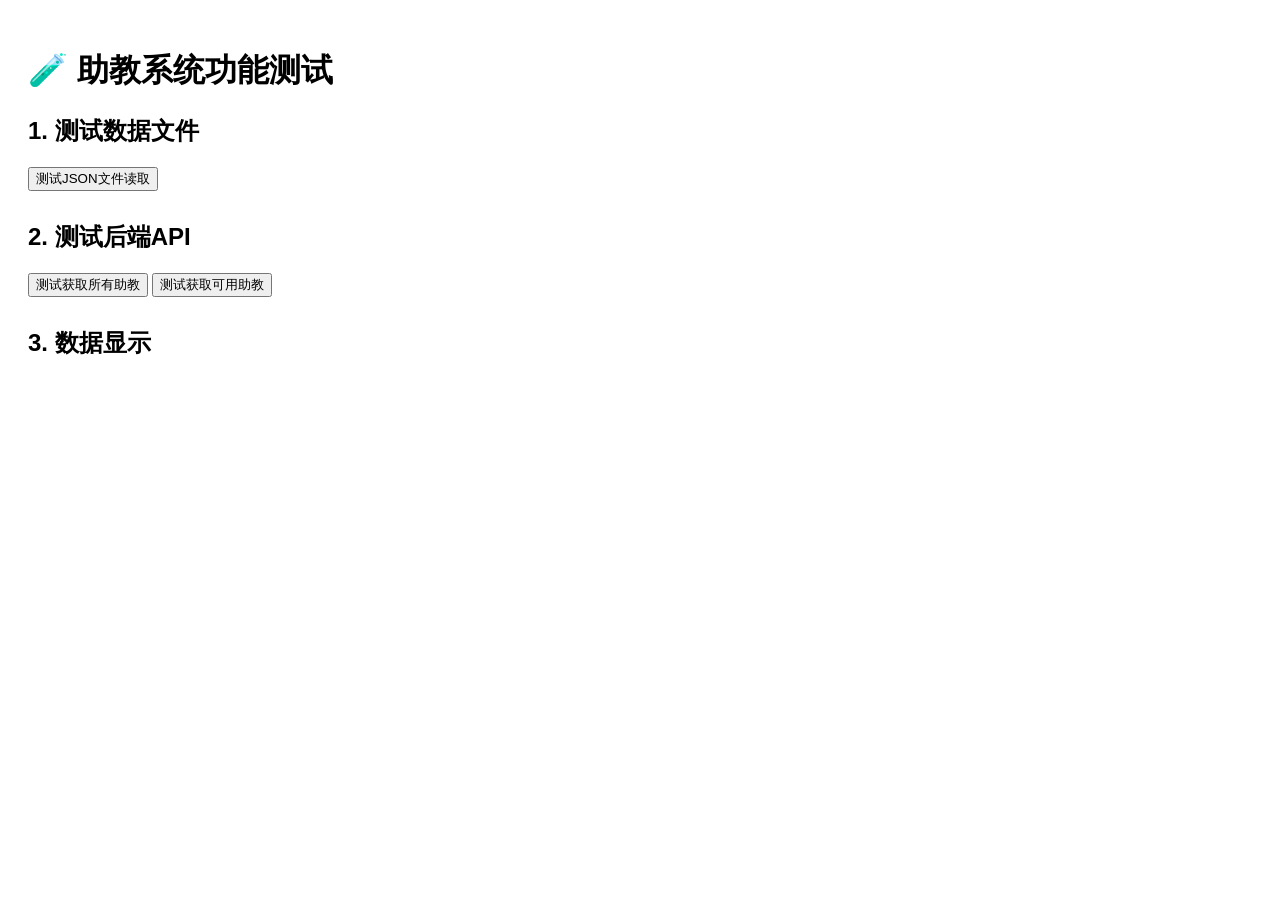
<file: Admin_module/web/test.html>
<!DOCTYPE html>
<html>
<head>
    <title>助教系统测试</title>
    <style>
        body { font-family: Arial, sans-serif; padding: 20px; }
        .section { margin-bottom: 30px; }
        table { border-collapse: collapse; width: 100%; }
        th, td { border: 1px solid #ddd; padding: 8px; text-align: left; }
        th { background-color: #f2f2f2; }
        .success { color: green; }
        .error { color: red; }
    </style>
</head>
<body>
    <h1>🧪 助教系统功能测试</h1>
    
    <div class="section">
        <h2>1. 测试数据文件</h2>
        <button onclick="testJSONFile()">测试JSON文件读取</button>
        <div id="jsonResult"></div>
    </div>
    
    <div class="section">
        <h2>2. 测试后端API</h2>
        <button onclick="testGetAllTAs()">测试获取所有助教</button>
        <button onclick="testGetAvailableTAs()">测试获取可用助教</button>
        <div id="apiResult"></div>
    </div>
    
    <div class="section">
        <h2>3. 数据显示</h2>
        <div id="taTable"></div>
    </div>

    <script>
    // 1. 测试JSON文件
    async function testJSONFile() {
        const resultDiv = document.getElementById('jsonResult');
        resultDiv.innerHTML = '<p>正在读取JSON文件...</p>';
        
        try {
            const response = await fetch('data/tas.json');
            if (!response.ok) throw new Error('文件未找到');
            
            const data = await response.json();
            resultDiv.innerHTML = `
                <p class="success">✅ JSON文件读取成功！</p>
                <p>📊 共找到 ${data.length} 条助教记录</p>
                <table>
                    <tr><th>ID</th><th>姓名</th><th>学号</th><th>状态</th></tr>
                    ${data.slice(0, 3).map(ta => `
                        <tr>
                            <td>${ta.id}</td>
                            <td>${ta.name}</td>
                            <td>${ta.studentId}</td>
                            <td>${ta.status}</td>
                        </tr>
                    `).join('')}
                </table>
            `;
            
            // 保存数据供后续使用
            window.taData = data;
            displayTATable(data);
            
        } catch (error) {
            resultDiv.innerHTML = `<p class="error">❌ 读取失败: ${error.message}</p>`;
        }
    }
    
    // 2. 测试获取所有助教API
    async function testGetAllTAs() {
        const resultDiv = document.getElementById('apiResult');
        resultDiv.innerHTML = '<p>正在调用后端API...</p>';
        
        try {
            const response = await fetch('/ta-system/admin/dashboard');
            const html = await response.text();
            
            if (response.ok) {
                resultDiv.innerHTML = `
                    <p class="success">✅ 后端API调用成功！</p>
                    <p>状态码: ${response.status}</p>
                    <p>响应长度: ${html.length} 字符</p>
                    <details>
                        <summary>查看响应内容（前500字符）</summary>
                        <pre>${html.substring(0, 500)}...</pre>
                    </details>
                `;
            } else {
                resultDiv.innerHTML = `<p class="error">❌ API返回错误: ${response.status}</p>`;
            }
            
        } catch (error) {
            resultDiv.innerHTML = `<p class="error">❌ 调用失败: ${error.message}</p>`;
        }
    }
    
    // 3. 测试获取可用助教API
    async function testGetAvailableTAs() {
        const resultDiv = document.getElementById('apiResult');
        resultDiv.innerHTML = '<p>正在计算可用助教...</p>';
        
        // 模拟计算可用助教
        if (window.taData) {
            const availableTAs = window.taData.filter(ta => 
                ta.status === 'available' && ta.currentWorkload < 20
            );
            
            resultDiv.innerHTML = `
                <p class="success">✅ 计算完成！</p>
                <p>📈 可用助教: ${availableTAs.length} 人</p>
                <table>
                    <tr><th>姓名</th><th>专业</th><th>GPA</th><th>工作量</th></tr>
                    ${availableTAs.map(ta => `
                        <tr>
                            <td>${ta.name}</td>
                            <td>${ta.major}</td>
                            <td>${ta.gpa}</td>
                            <td>${ta.currentWorkload}</td>
                        </tr>
                    `).join('')}
                </table>
            `;
        } else {
            resultDiv.innerHTML = '<p class="error">❌ 请先测试JSON文件</p>';
        }
    }
    
    // 4. 显示助教表格
    function displayTATable(data) {
        const tableDiv = document.getElementById('taTable');
        
        if (!data || data.length === 0) {
            tableDiv.innerHTML = '<p>没有数据</p>';
            return;
        }
        
        tableDiv.innerHTML = `
            <h3>助教列表 (${data.length} 人)</h3>
            <table>
                <tr>
                    <th>ID</th>
                    <th>姓名</th>
                    <th>学号</th>
                    <th>专业</th>
                    <th>年级</th>
                    <th>GPA</th>
                    <th>技能</th>
                    <th>工作量</th>
                    <th>状态</th>
                </tr>
                ${data.map(ta => `
                    <tr>
                        <td>${ta.id}</td>
                        <td>${ta.name}</td>
                        <td>${ta.studentId}</td>
                        <td>${ta.major}</td>
                        <td>${ta.year}</td>
                        <td>${ta.gpa}</td>
                        <td>${ta.skills.join(', ')}</td>
                        <td>${ta.currentWorkload}</td>
                        <td><span class="status ${ta.status}">${ta.status}</span></td>
                    </tr>
                `).join('')}
            </table>
            
            <style>
                .status { padding: 4px 8px; border-radius: 4px; }
                .status.available { background: #d4edda; color: #155724; }
                .status.busy { background: #f8d7da; color: #721c24; }
            </style>
        `;
    }
    </script>
</body>
</html>
</file>
